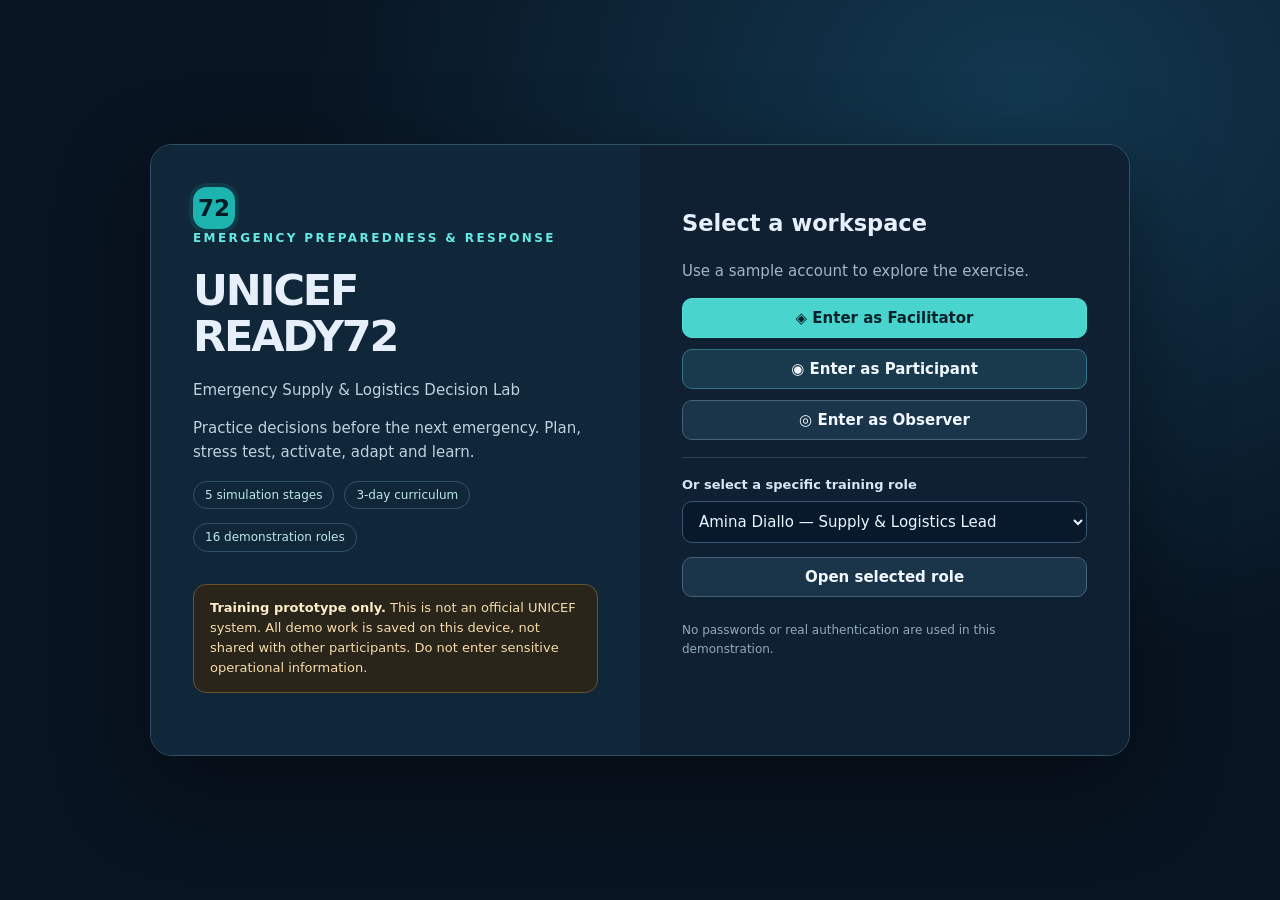
<file: index.html>
<!doctype html>
<html lang="en"><head><meta charset="UTF-8"/><meta name="viewport" content="width=device-width, initial-scale=1.0"/>
<meta name="theme-color" content="#07111f"/><meta name="description" content="READY72 emergency supply and logistics simulation training prototype"/>
<title>EPR-Simex | UNICEF READY72</title>
<style>*{box-sizing:border-box}html{scroll-behavior:smooth}body{margin:0;background:#07111f;color:#e6effa;font:15px/1.55 system-ui,-apple-system,Segoe UI,Roboto,sans-serif}button,input,select,textarea{font:inherit}button{cursor:pointer}button:disabled{opacity:.4;cursor:not-allowed}a{color:#65e2df}a:hover{text-decoration:underline}.app-shell{min-height:100vh}.topbar{min-height:76px;display:flex;align-items:center;gap:16px;justify-content:space-between;padding:14px 30px;background:#0a1727;border-bottom:1px solid #25384f;position:sticky;top:0;z-index:10}.brand{display:flex;gap:12px;align-items:center}.logo{width:42px;height:42px;border-radius:14px;background:#1db4b0;display:grid;place-items:center;color:#031c27;font-size:23px;font-weight:900;box-shadow:0 0 0 4px #14b8b81f}.brand strong{display:block;font-size:17px;letter-spacing:.02em}.brand small{display:block;color:#a8bdce;font-size:12px}.userline{display:flex;align-items:center;gap:14px}.userline small{display:block;color:#9db2c4}.layout{max-width:1500px;margin:0 auto;padding:24px;display:grid;grid-template-columns:238px minmax(0,1fr);gap:24px}.sidebar{align-self:start;position:sticky;top:102px;background:#0c1c2e;border:1px solid #24405b;border-radius:17px;padding:12px}.nav{border:0;width:100%;display:flex;align-items:center;gap:10px;text-align:left;color:#c2d0e0;background:transparent;border-radius:11px;padding:11px 12px;margin:2px 0}.nav.active{color:#09202b;background:#51d6d0;font-weight:750}.nav:hover:not(.active){background:#1b3047}.nav-icon{font-size:17px;width:22px;text-align:center}.main{min-width:0}.pagehead{display:flex;align-items:start;justify-content:space-between;gap:15px;margin-bottom:23px}.pagehead h1{font-size:clamp(25px,3vw,35px);line-height:1.2;margin:0 0 8px;letter-spacing:-.03em}.pagehead p{color:#9fb7cb;margin:0}.tag{display:inline-flex;gap:6px;align-items:center;border:1px solid #31536b;background:#102739;border-radius:999px;padding:4px 11px;color:#bde6e6;font-size:12px}.tag.good{background:#103a38;border-color:#288b75;color:#a1ffdb}.tag.warn{background:#3a2919;border-color:#936a2d;color:#ffdea9}.tag.danger{background:#3e202b;border-color:#944158;color:#ffd4de}.alert{padding:13px 16px;border-radius:13px;background:#29251b;border:1px solid #66542b;color:#f8dbab;font-size:13px;margin-bottom:20px}.alert strong{color:#ffecc9}.panel{background:#0f2033;border:1px solid #284258;border-radius:16px;box-shadow:0 6px 28px #0002;padding:23px;margin-bottom:19px}.panel h2{margin:0 0 15px;font-size:19px;letter-spacing:-.015em}.panel h3{font-size:16px;margin:17px 0 8px}.panel p{color:#b8c9dc}.panel p:last-child{margin-bottom:0}.grid{display:grid;gap:16px}.grid.cols2{grid-template-columns:repeat(2,minmax(0,1fr))}.grid.cols3{grid-template-columns:repeat(3,minmax(0,1fr))}.grid.cols4{grid-template-columns:repeat(4,minmax(0,1fr))}.two-pane{display:grid;grid-template-columns:minmax(0,1.5fr) minmax(260px,1fr);gap:19px}.metric{background:#10273b;border:1px solid #27495b;border-radius:13px;padding:17px}.metric .value{font-size:22px;font-weight:760;color:#7debe1;overflow-wrap:anywhere;line-height:1.2}.metric small{color:#9db4c6;font-size:12px;display:block;margin-top:8px}.btn{border:1px solid #476177;background:#1a344a;color:#f1f8ff;border-radius:10px;padding:10px 15px;font-weight:680;line-height:1.2;display:inline-flex;align-items:center;gap:7px;justify-content:center;min-height:40px}.btn:hover{filter:brightness(1.15)}.btn.primary{border-color:#53ddd5;background:#49d4ce;color:#06222b}.btn.secondary{background:#183a4c;border-color:#33748c}.btn.success{background:#268c70;color:white;border-color:#3fa78c}.btn.danger{border-color:#9c4c5d;color:#ffd9e3;background:#441e2d}.btn.tiny{font-size:12px;padding:6px 9px;min-height:31px}.btn.full{width:100%}.actions{display:flex;flex-wrap:wrap;gap:10px;margin-top:15px}.muted{color:#a3b5ca}.small{font-size:13px}.fine{font-size:12px;color:#91aabe}.divider{border:0;border-top:1px solid #294359;margin:17px 0}.field{margin-bottom:14px}.field label{display:block;font-weight:630;color:#d7e6f3;margin-bottom:6px;font-size:13px}.field input,.field textarea,.field select,select.control{width:100%;border:1px solid #385872;background:#07192b;color:#eaf6ff;padding:10px 12px;border-radius:10px;outline:none}.field textarea{min-height:110px;resize:vertical}.field input:focus,.field textarea:focus,.field select:focus{border-color:#48d7d1;box-shadow:0 0 0 2px #4bd9d128}.vstack>*+*{margin-top:11px}.choice{display:flex;align-items:center;justify-content:space-between;gap:16px;border:1px solid #314d63;background:#102a3f;padding:14px;border-radius:12px;margin-bottom:11px}.choice strong{display:block}.choice small{color:#acc2d4}.choice .btn{flex-shrink:0}.step{display:flex;gap:12px;padding:12px;border:1px solid #29485e;border-radius:12px;margin-bottom:9px;align-items:flex-start}.stepnum{flex-shrink:0;display:grid;place-items:center;width:28px;height:28px;border-radius:9px;color:#03252d;background:#54ddd5;font-weight:800}.tabs{display:flex;flex-wrap:wrap;gap:9px;margin-bottom:18px}.tabs .btn.selected{background:#49d4ce;color:#092027;border-color:#49d4ce}.timeline{display:flex;flex-wrap:wrap;gap:10px;margin:12px 0}.timeline .btn{min-width:120px}.list-plain{padding-left:21px;color:#bbcadb}.list-plain li{margin-bottom:9px}.rolebox{background:#10293c;border-left:3px solid #49d4ce;border-radius:0 9px 9px 0;padding:13px}.notice{background:#163046;border-radius:12px;padding:15px;color:#bce0ea;border:1px solid #315d73}.empty{border:1px dashed #496077;border-radius:12px;padding:22px;text-align:center;color:#91aabd}.cardline{padding:13px 0;border-bottom:1px solid #284259}.cardline:last-child{border:0}.status-dot{display:inline-block;width:8px;height:8px;border-radius:50%;background:#74d7ca;margin-right:8px}.login{min-height:100vh;display:grid;place-items:center;padding:30px;background:radial-gradient(ellipse at 80% 10%,#123850 0,transparent 50%),#081421}.login-grid{max-width:980px;width:100%;display:grid;grid-template-columns:1fr 1fr;gap:0;border:1px solid #315167;border-radius:22px;overflow:hidden;box-shadow:0 30px 90px #0006}.login-intro{padding:42px;background:#10273a}.login-actions{padding:42px;background:#0e2031}.login h1{font-size:43px;line-height:1.06;letter-spacing:-.05em;margin:20px 0}.login-intro p{color:#c0d1df}.login .kicker{font-size:12px;letter-spacing:.2em;font-weight:700;color:#66e9e4}.pillrow{display:flex;gap:10px;flex-wrap:wrap}.pillrow .tag{margin:2px 0}.slide{background:linear-gradient(130deg,#102c44,#0c1c30);border:1px solid #3c6975;border-radius:18px;padding:40px;min-height:390px}.slide h2{font-size:32px;margin:17px 0 24px}.slide ul{padding-left:24px}.slide li{font-size:18px;line-height:1.6;padding:5px}.slide small{letter-spacing:.15em;color:#65e2df}.slide-notes{border:1px solid #76608b;background:#30233a;border-radius:12px;padding:15px;margin-top:15px}.doc-row{display:flex;gap:12px;justify-content:space-between;align-items:center;border:1px solid #2b465d;padding:14px;border-radius:13px;margin-bottom:10px}.doc-row small{display:block;color:#8da9be;margin-top:3px}.pill{font-size:12px;background:#1f3a50;color:#d1f4ed;padding:3px 8px;border-radius:8px}.footer{text-align:center;font-size:12px;color:#88a3bb;padding:20px}.statusline{min-height:22px;color:#8bebd4;margin-bottom:10px}.toast{position:fixed;right:20px;bottom:18px;background:#0e413f;border:1px solid #4bd8cb;color:#dcfffa;padding:12px 18px;border-radius:12px;z-index:30;box-shadow:0 12px 44px #0008;max-width:420px}.hidden{display:none!important}pre{white-space:pre-wrap;word-break:break-word}button:focus-visible,a:focus-visible{outline:2px solid #82ffec;outline-offset:3px}@media(max-width:1000px){.layout{grid-template-columns:195px 1fr;padding:17px;gap:16px}.grid.cols4{grid-template-columns:repeat(2,1fr)}.two-pane{grid-template-columns:1fr}}@media(max-width:720px){.topbar{padding:12px 15px;position:static}.userline{gap:6px}.userline small{display:none}.layout{display:block;padding:12px}.sidebar{position:static;display:flex;gap:4px;overflow-x:auto;margin-bottom:16px;padding:8px}.nav{white-space:nowrap;width:auto;padding:10px}.panel{padding:16px}.pagehead{display:block}.grid.cols2,.grid.cols3,.grid.cols4,.login-grid{grid-template-columns:1fr}.login-intro,.login-actions{padding:27px}.login h1{font-size:34px}.slide{min-height:0;padding:24px}.slide h2{font-size:25px}.slide li{font-size:16px}.choice{display:block}.choice .btn{margin-top:10px}.brand small{max-width:170px}.btn{font-size:13px}.doc-row{flex-wrap:wrap}}</style></head><body>
<div id="app"><div class="login"><div class="panel" style="max-width:630px"><h1>UNICEF READY72</h1><p>Preparing the Emergency Supply &amp; Logistics Decision Lab.</p><p>If the app does not open, check your browser JavaScript settings. No external downloads are required.</p></div></div></div>
<div id="toast" class="toast hidden" role="status" aria-live="polite"></div>
<script>// READY72 static training demo. No external services, real credentials, or shared database.
const DATA={"refs":{"emergency":{"title":"UNICEF Emergency Procedures","url":"https://unicef.sharepoint.com/sites/portals/RF/Regulatory%20Framework%20Library/116943_Emergency%20Procedures%20-FINAL%2029Nov.pdf"},"frr":{"title":"UNICEF Financial Regulations and Rules","url":"https://sites.unicef.org/about/execboard/files/2011-ABL8_Regulations_and_Rules-ODS-English.pdf"},"preparedness":{"title":"Guidance on Emergency Preparedness and Response","url":"https://unicef.sharepoint.com/sites/SD/SitePages/Supply-Procedures-and-Guidance-Notes.aspx"},"planning":{"title":"Procedure on Supply Strategy and Planning","url":"https://unicef.sharepoint.com/sites/portals/RF/Regulatory%20Framework%20Library/117351_UNICEF%20Procedure%20on%20Supply%20Strategy%20and%20Planning_v01.pdf"},"sourcing":{"title":"Procedure on Sourcing and Solicitation","url":"https://unicef.sharepoint.com/sites/portals/RF/_layouts/15/viewer.aspx?sourcedoc=%7b6403a4a6-625d-4f57-8c00-086dcf56dc8a%7d"},"contracts":{"title":"Procedure on Contractual Instruments","url":"https://unicef.sharepoint.com/sites/portals/RF/_layouts/15/viewer.aspx?sourcedoc=%7b90ecdbec-8544-4ce3-9b1f-a398db23c526%7d"},"warehouse":{"title":"Procedure on Warehouse and Inventory Management","url":"https://unicef.sharepoint.com/sites/portals/RF/Regulatory%20Framework%20Library/117346_UNICEF%20Procedure%20on%20Warehouse%20and%20Inventory%20Management.pdf"},"transport":{"title":"Procedure on Transportation","url":"https://unicef.sharepoint.com/sites/portals/RF/Regulatory%20Framework%20Library/117349_UNICEF%20Procedure%20on%20Transportation_v01.pdf"},"library":{"title":"Supply Procedures and Guidance Notes","url":"https://unicef.sharepoint.com/sites/SD/SitePages/Supply-Procedures-and-Guidance-Notes.aspx"}},"seedUsers":[{"id":1,"name":"Amina Diallo","email":"amina@unicef.org","profile":"Participant","role":"Supply & Logistics Lead","group":"Kalo CO"},{"id":2,"name":"Jonas Meyer","email":"jonas@unicef.org","profile":"Participant","role":"Programme Lead","group":"Kalo CO"},{"id":3,"name":"Maya Chen","email":"maya@unicef.org","profile":"Participant","role":"Emergency Focal Point","group":"Kalo CO"},{"id":4,"name":"Daniel Okoro","email":"daniel@unicef.org","profile":"Participant","role":"Procurement Lead","group":"Kalo CO"},{"id":5,"name":"Sara Haddad","email":"sara@unicef.org","profile":"Participant","role":"Buyer","group":"Kalo CO"},{"id":6,"name":"Noah Mensah","email":"noah@unicef.org","profile":"Participant","role":"Logistics & Customs","group":"Kalo CO"},{"id":7,"name":"Leila Osman","email":"leila@unicef.org","profile":"Participant","role":"Warehouse & Inventory","group":"Kalo CO"},{"id":8,"name":"Peter Larsen","email":"peter@unicef.org","profile":"Participant","role":"Operations / Finance","group":"Kalo CO"},{"id":9,"name":"Nadia Costa","email":"nadia@unicef.org","profile":"Participant","role":"Management","group":"Kalo CO"},{"id":10,"name":"Omar Rahman","email":"omar@unicef.org","profile":"Participant","role":"Partnerships / Monitoring","group":"Kalo CO"},{"id":11,"name":"RO Support","email":"ro@unicef.org","profile":"Participant","role":"Regional Office","group":"Support Cell"},{"id":12,"name":"SD ECC","email":"ecc@unicef.org","profile":"Participant","role":"Supply Division / ECC","group":"Support Cell"},{"id":13,"name":"Customs Actor","email":"customs@simex.org","profile":"Participant","role":"Government / Customs","group":"Support Cell"},{"id":14,"name":"Partner Actor","email":"partner@simex.org","profile":"Participant","role":"Partner / UN / Market","group":"Support Cell"},{"id":15,"name":"Lead Facilitator","email":"facilitator@unicef.org","profile":"Facilitator","role":"Exercise Director","group":"Exercise Control"},{"id":16,"name":"Observer","email":"observer@unicef.org","profile":"Facilitator","role":"Lead Observer","group":"Exercise Control"}],"stages":[{"id":1,"day":1,"code":"T-30","title":"PREPARE","mins":75,"goal":"Build the Strategy, Supply Plan and preparedness baseline","output":"Draft Emergency S&L Strategy, first-wave Supply Plan and preparedness action list"},{"id":2,"day":2,"code":"T-7","title":"STRESS TEST","mins":70,"goal":"Test whether assumed capacity actually works","output":"Confirmed/conditional/unavailable capacity map and revised plans"},{"id":3,"day":2,"code":"H0","title":"ACTIVATE","mins":60,"goal":"Commit to an executable first 72-hour response","output":"72-hour operational commitment with owners, risks and escalation"},{"id":4,"day":3,"code":"H24","title":"ADAPT","mins":90,"goal":"Use emergency measures and external support correctly","output":"Referenced decision log, support requests and revised commitment"},{"id":5,"day":3,"code":"H72","title":"LEARN","mins":60,"goal":"Convert response evidence into preparedness improvement","output":"AAR and 30/60/90-day improvement plan"}],"missionData":{"1":{"scenario":"Flood and cholera risks may affect 250,000 people within one month. The EPP scenario exists, but the Supply Plan and Emergency Supply & Logistics Strategy have not been tested.","tasks":["Programme and Emergency define who, where, intervention and when.","Supply translates the response into goods, services, quantities and delivery dates.","Procurement and Logistics test stocks, LTAs, markets, routes, customs, storage, partners, funding and staffing.","Management confirms priorities, owners, deadlines and escalation triggers."],"refs":["preparedness","planning"]},"2":{"scenario":"New facts challenge readiness: the main LTA supplier can provide 35%; permits may take seven working days; warehouse capacity is 40% lower; the target population may rise to 90,000.","tasks":["Share private facts across functions.","Mark every assumed capacity CONFIRMED, CONDITIONAL or UNAVAILABLE.","Revise the Strategy and Supply Plan.","Engage Government, partners, RO or SD before impact where needed."],"refs":["planning","transport","warehouse"]},"3":{"scenario":"The emergency occurs and is worse than forecast. Roads are cut, information is incomplete and leadership asks: What can UNICEF deliver in the next 72 hours?","tasks":["Prioritize population, locations and interventions.","Commit only quantities that can be delivered, not merely purchased.","Confirm source, route, customs, receipt, storage and distribution.","Escalate unresolved constraints with owner and latest decision time."],"refs":["emergency","preparedness"]},"4":{"scenario":"A local vendor can deliver urgently; regular competition may delay supply; connectivity is unstable; a verbal offer is received; one commodity may require LPA; freight funding and customs readiness are unresolved.","tasks":["Classify each issue: regular rule, preparedness action or emergency flexibility.","For each flexibility identify conditions, authority, what changes, what remains and required evidence.","Consult the linked procedure and cite it in the decision log.","Request precise RO, SD/ECC, Government or partner support and revise the 72-hour commitment."],"refs":["frr","sourcing","contracts","library"]},"5":{"scenario":"The first 72 hours are complete. Some actions worked; others caused delay. Identify which response decisions should have been completed in preparedness.","tasks":["Classify each bottleneck by root cause.","Identify the preparedness decision that would have prevented it.","Update the Strategy and Supply Plan.","Agree 30/60/90-day actions with owner, deadline and evidence."],"refs":["preparedness","emergency","library"]}},"dayPlan":[{"day":1,"title":"Understand and build","objective":"Create common understanding of preparedness, roles and core products, then build the baseline.","sessions":[{"time":"09:00","type":"Presentation","title":"Why READY72: from risk to standing capacity","mins":30,"say":"Preparedness is not how much stock appears in a report. It is UNICEF's tested ability to release, source, move, receive and account for the response when required.","outcome":"Participants understand the readiness chain and the three time horizons."},{"time":"09:30","type":"Presentation","title":"EPP, CCCs and the emergency supply architecture","mins":45,"say":"Programme defines the anticipated response. Supply and Logistics make that response operationally feasible. The Strategy and Supply Plan connect these two responsibilities.","outcome":"Participants distinguish programme response assumptions, Supply Plan and S&L Strategy."},{"time":"10:30","type":"Workshop","title":"Roles and support map","mins":45,"say":"A Country Office must know what it owns, what it coordinates with Government and partners, and when it needs RO, SD or HQ support.","outcome":"Role map and escalation routes agreed."},{"time":"11:30","type":"SIMEX","title":"Stage 1 — PREPARE","mins":75,"say":"Build a realistic baseline. Do not wait for perfect information; state assumptions and their verification deadlines.","outcome":"Draft Strategy, Supply Plan and preparedness action list."},{"time":"14:00","type":"Debrief","title":"From inventory to standing capacity","mins":45,"say":"What appeared ready but was not tested? Which decisions still depend on Government, partners or support functions?","outcome":"Baseline gaps and learning captured."},{"time":"15:00","type":"Presentation","title":"How procedures work across regular, preparedness and response situations","mins":60,"say":"Emergency measures are specific flexibilities, not a separate control-free procurement system.","outcome":"Participants can classify regular controls, preparedness actions and response flexibilities."}]},{"day":2,"title":"Test and activate","objective":"Stress-test the plan, confront false readiness and produce an executable 72-hour response.","sessions":[{"time":"09:00","type":"Presentation","title":"Supply Plan and Strategy quality clinic","mins":40,"say":"A plan is only useful if quantities, time, locations, source options and logistics assumptions are explicit and testable.","outcome":"Teams improve previous-day products."},{"time":"09:45","type":"SIMEX","title":"Stage 2 — STRESS TEST","mins":70,"say":"Each role holds only part of the truth. Share information and test every capacity claim.","outcome":"Tested capacity map and revised plans."},{"time":"11:15","type":"Debrief","title":"What failed before the emergency?","mins":35,"say":"Did the weakness come from market capacity, planning, roles, coordination, systems or an untested assumption?","outcome":"Root causes distinguished from symptoms."},{"time":"13:00","type":"Presentation","title":"First 72 hours and no-regrets decision-making","mins":45,"say":"No-regrets supports action against reasonably anticipated needs; it does not itself waive funding, authority or procurement requirements.","outcome":"Participants understand first-wave logic and boundaries."},{"time":"14:00","type":"SIMEX","title":"Stage 3 — ACTIVATE","mins":60,"say":"Answer what UNICEF can deliver, not what UNICEF wants to procure.","outcome":"72-hour operational commitment."},{"time":"15:15","type":"Debrief","title":"Executable versus aspirational response","mins":45,"say":"Trace each commitment from source to delivery and identify unsupported assumptions.","outcome":"Commitment corrected and escalation needs defined."}]},{"day":3,"title":"Adapt and institutionalize","objective":"Apply emergency measures, activate support and turn evidence into improvements.","sessions":[{"time":"09:00","type":"Presentation","title":"Emergency procurement decision navigator","mins":55,"say":"For every flexibility answer five questions: when can it be used, what changes, what remains, who decides and what is documented?","outcome":"Participants can navigate FRR and Supply Procedures under time pressure."},{"time":"10:00","type":"SIMEX","title":"Stage 4 — ADAPT","mins":90,"say":"Use procedures as tools. Make targeted support requests and preserve authority, funding and documentation.","outcome":"Decision log, support record and revised commitment."},{"time":"11:45","type":"Debrief","title":"Policy, operations and consequences","mins":45,"say":"Which flexibility was correctly used? Which control protected UNICEF? Which delayed action was actually a preparedness failure?","outcome":"Procedural learning consolidated."},{"time":"13:30","type":"SIMEX","title":"Stage 5 — LEARN","mins":60,"say":"Reverse the response. Identify what should have been decided at T-30 or T-7.","outcome":"AAR and 30/60/90-day plan."},{"time":"14:45","type":"Presentation","title":"Capability evidence and sustaining readiness","mins":40,"say":"An action is complete only when the office can show evidence that the arrangement works.","outcome":"Evidence requirements and follow-up governance agreed."},{"time":"15:30","type":"Closing","title":"Management commitments","mins":30,"say":"Select 3–5 improvements with named owners and review dates. Do not leave with a long unowned list.","outcome":"Priority commitments approved."}]}],"deckContent":{"Why READY72: from risk to standing capacity":[{"title":"From preparedness activity to response capability","body":["Preparedness is the tested ability to deliver the anticipated response when required.","Stock, LTAs and warehouses are inputs; they are not readiness until availability, release, movement and accountability are verified.","READY72 tests the chain before an emergency removes options."],"note":"Open with the practical question: If the emergency started tomorrow morning, what decision would we regret not making today? Do not start with procedures."},{"title":"The readiness chain","body":["Risk and scenario → anticipated programme response","Requirements → Supply Plan + Emergency S&L Strategy","Standing capacity → gaps → preparedness actions","Test → activate → adapt → learn"],"note":"Explain that the exercise follows this exact chain. Programme defines the intended response; Supply & Logistics makes it executable."},{"title":"Three time horizons","body":["0–72 hours: what can actually be released and delivered now?","Days 3–14: what can be replenished, sourced and moved?",">14 days: what capacity must be established or scaled?"],"note":"A large pipeline arriving later does not solve a first-wave gap."},{"title":"Evidence, not confidence","body":["CONFIRMED: verified and usable in the required period","CONDITIONAL: available only if a dependency is resolved","GAP: not available at the required time","NOT TESTED: assumed but not yet verified"],"note":"Example: an LTA exists, but the supplier has not confirmed surge quantity. That capacity is not Confirmed."}],"EPP, CCCs and the emergency supply architecture":[{"title":"Start with the anticipated response","body":["EPP risk analysis and scenarios frame what may happen.","CCCs and programme priorities frame what UNICEF intends to deliver.","Supply & Logistics translates that intent into requirements, sourcing and delivery capacity."],"note":"Do not present Supply planning as an isolated logistics exercise."},{"title":"Two complementary products","body":["Supply Plan: what is needed, how much, when, where and likely source.","Emergency S&L Strategy: how the end-to-end supply chain will make the response feasible.","Both evolve as the scenario, needs and operating environment change."],"note":"Ask the room to explain the difference before correcting."},{"title":"One operating system","body":["Country Office owns preparedness and response delivery.","Government and partners are part of the operating environment.","RO, Supply Division/ECC and HQ complement CO capacity when needs exceed local capability."],"note":"'Please support urgently' is not an actionable escalation."},{"title":"Preparedness decision","body":["What must be decided before impact?","What must be tested rather than assumed?","What requires Government or partner engagement now?","What support should be pre-arranged with RO/SD/HQ?"],"note":"Transition into the Roles and Support Map workshop."}],"Roles and support map":[{"title":"Build the response around decisions","body":["Who defines the requirement?","Who provides technical and market input?","Who holds authority and funding?","Who plans movement, receipt, storage and delivery?","Who must be engaged outside the CO?"],"note":"The objective is to expose critical hand-offs, not create a static RACI."},{"title":"Country Office roles","body":["Programme/Emergency: response assumptions, priorities and requirements.","Supply/Procurement: feasibility, sourcing, procurement route and contracting.","Logistics/Warehouse: route, customs, receipt, storage, handover and inventory.","Operations/Management: authority, funding, prioritization and risk decisions."],"note":"Assign exercise roles at this point."},{"title":"Support architecture","body":["Government: access, permits, national capacity and regulatory readiness.","Partners/UN: distribution, shared services and complementary capacity.","RO: assurance, coordination, surge and escalation.","Supply Division/ECC/HQ: global sourcing, technical centres, emergency stock and specialized support."],"note":"Ask each role to name one support relationship that should exist before an emergency."},{"title":"Workshop output","body":["Decision/issue","Primary owner","Who must be consulted","Escalation trigger","Support actor","Latest useful decision time"],"note":"Participants create a working map, not just discuss it."}],"How procedures work across regular, preparedness and response situations":[{"title":"One regulatory framework, different operating conditions","body":["Regular procedures remain the baseline.","Preparedness uses the regular framework early to reduce response-time constraints.","Emergency response may activate specific, authorized flexibilities where their conditions are met."],"note":"An emergency is not a separate control-free procurement system."},{"title":"Preparedness removes avoidable delay","body":["Validate requirements and technical capacity.","Assess markets and LTA surge capacity.","Resolve likely LPA needs.","Prepare customs, warehousing, transport and partner capacity.","Clarify authority, funding and support arrangements."],"note":"Which emergency problems are actually failures to use normal procedures early enough?"},{"title":"Emergency flexibility test","body":["When can it be used?","What exactly changes?","What remains mandatory?","Who decides or approves?","What must be documented?"],"note":"This test becomes the Decision Navigator logic on Day 3."},{"title":"Controls that do not disappear","body":["Delegated authority and availability of funds","Vendor eligibility and due diligence","Applicable review and approval requirements","Documented procurement/contracting basis","Accountability for receipt and inventory"],"note":"Use the FRR as the control anchor, then show where Supply procedures provide the operational rule."}],"Supply Plan and Strategy quality clinic":[{"title":"A plan must be testable","body":["Quantity without timing hides readiness gaps.","Source without confirmed capacity is an assumption.","Delivery date without route/customs/receipt readiness is aspirational.","Every critical assumption needs an owner and verification deadline."],"note":"Use Day 1 products as examples."},{"title":"Supply Plan quality check","body":["Requirement and programme purpose","Quantity and required delivery date","Location and delivery point","Specification and technical/LPA needs","Source options and lead time","Funding and owner"],"note":"Give participants five minutes to find what is missing in their own plan."},{"title":"Strategy quality check","body":["Sourcing and market capacity","Transport corridors, entry points and customs","Warehousing, cold chain and distribution","People, systems and information","Government/partner coordination","Risks, triggers and support arrangements"],"note":"The Strategy explains how the Supply Plan will be made executable."},{"title":"Stress-test question","body":["Is it available?","Can UNICEF access/release it?","Can it move in time?","Can it clear and be received?","Can it be stored, distributed and accounted for?"],"note":"Tell participants that different roles will now receive different facts."}],"First 72 hours and no-regrets decision-making":[{"title":"The first-wave question","body":["Ask: What can UNICEF deliver in the next 72 hours?","Do not ask only: What can UNICEF order?","Commitments must connect source to final delivery readiness."],"note":"Central learning message before ACTIVATE."},{"title":"No-regrets in operational terms","body":["Plan and mobilize against the reasonably anticipated scale of the response, not only confirmed needs.","Accept that some mobilized capacity may later prove unnecessary.","No-regrets does not itself change authority, funding or procurement requirements."],"note":"Keep no-regrets separate from procurement exceptions such as FRR Rule 112.30(c)."},{"title":"Build an executable 72-hour commitment","body":["Population / intervention / location","Requirement and quantity","Available source","Route and customs","Receipt/storage/distribution","Owner, risk and escalation"],"note":"Smaller but executable beats ambitious but unsupported."},{"title":"Escalate decisions, not problems","body":["What is blocked?","What exact decision/capacity is required?","Why can the CO not resolve it?","By when is support still useful?","What happens if it is delayed?"],"note":"Use this structure for RO/SD/Government support requests."}],"Emergency procurement decision navigator":[{"title":"Do not memorize 34 procedures","body":["Start from the operational decision.","Navigate to the controlling procedure.","Apply the five-question flexibility test.","Record the authority and evidence in the decision log."],"note":"The goal is confident navigation, not closed-book recall."},{"title":"FRR Rule 112.30(c)","body":["Emergency situations or exigencies may justify departure from regular competition when delay cannot be accommodated.","The reasons must be recorded in writing.","The rule concerns competition; it does not waive funding, authority or contracting requirements."],"note":"Challenge 'emergency = direct contract'. Require the actual basis."},{"title":"Typical emergency decisions","body":["Competition / single-source solicitation","Solicitation period and exceptional verbal offers","Vendor registration and due diligence","CRC review","Contractual instrument and LTA","Transport / customs / warehouse readiness"],"note":"The exact answer remains in the source procedure."},{"title":"Decision record","body":["Decision","Why / evidence","Authority / reference","Approver / reviewer","Owner and deadline","Operational consequence / residual risk"],"note":"Participants must cite procedures in their decision log during ADAPT."}],"Capability evidence and sustaining readiness":[{"title":"Evidence changes the conversation","body":["Do not ask: Are we ready?","Ask: What evidence shows this arrangement works?","Confirmed capacity requires verification, ownership and a current date."],"note":"Use evidence captured in the simulation."},{"title":"Classify what happened","body":["Capability demonstrated","Knowledge gap","Preparedness/planning gap","Coordination or role gap","System/data gap","Market/capacity gap"],"note":"Organizational learning, not individual performance scoring."},{"title":"From finding to action","body":["Gap","Corrective action","Owner","Deadline","Evidence of completion","Re-test date"],"note":"Evidence must be concrete: signed protocol, vendor confirmation, tested route, approved plan."},{"title":"Sustain readiness","body":["30 days: close urgent gaps","60 days: test arrangements","90 days: demonstrate sustained readiness","Feed lessons back into EPP, Strategy and Supply Plan"],"note":"Transition to management commitments."}],"Management commitments":[{"title":"Close with choices, not a long list","body":["Select 3–5 priority improvements.","Name one accountable owner for each.","Set a review date.","Define the evidence that will prove readiness."],"note":"Do not allow every recommendation to be called a priority."},{"title":"What READY72 should leave behind","body":["Updated Emergency S&L Strategy","Tested Supply Plan","Standing-capacity evidence","Decision/support logs","AAR","30/60/90-day improvement plan"],"note":"Exercise products become preparedness inputs after the training."},{"title":"Final question","body":["What decision will UNICEF make now, while options still exist, rather than during the next emergency?"],"note":"End with owners and dates visibly confirmed."}]}};
const $=id=>document.getElementById(id);
const e=v=>String(v??'').replace(/[&<>"']/g,c=>({'&':'&amp;','<':'&lt;','>':'&gt;','"':'&quot;',"'":'&#39;'}[c]));
const SKEY='epr-simex-ready72-static-v1';
const defaultState=()=>({users:structuredClone(DATA.seedUsers),groups:['Kalo CO','Support Cell','Exercise Control'],scenarios:DATA.stages.map(s=>({id:s.id,name:s.code+' · '+s.title,stage:s.id,status:s.id===1?'Active':'Draft',summary:DATA.missionData[s.id].scenario,tasks:[...DATA.missionData[s.id].tasks],refs:[...DATA.missionData[s.id].refs]})),released:[1],tasks:DATA.stages.map((s,i)=>({id:i+1,title:s.title+' stage output',stage:s.id,owner:i<2?1:i<4?4:3,status:i===0?'In progress':'Locked',due:'Day '+s.day,group:'Kalo CO'})),outputs:{},feedback:{},messages:[{id:1,from:15,to:'Kalo CO',subject:'Welcome to READY72',body:'Review your role and only the current released stage. Use the messaging tool to record decisions and escalation needs.',time:'08:45'}],docs:[]});
let state;try{state=JSON.parse(localStorage.getItem(SKEY))||defaultState();if(!Array.isArray(state.users)||!Array.isArray(state.scenarios))state=defaultState();}catch{state=defaultState()}
let userId=null,screen='home',stageId=1,day=1,scenarioId=1,sessionIndex=null,slideIndex=0,showNotes=false,reviewKey='',toastTimer=null;
const user=()=>state.users.find(u=>u.id===userId)||null;
const isFac=()=>user()?.profile==='Facilitator';
const isObserver=()=>user()?.role==='Lead Observer';
function save(){try{localStorage.setItem(SKEY,JSON.stringify(state));}catch(err){notify('Browser storage is full. Export a backup or remove large uploads.');}}
function notify(msg){const el=$('toast');el.textContent=msg;el.classList.remove('hidden');clearTimeout(toastTimer);toastTimer=setTimeout(()=>el.classList.add('hidden'),4200)}
const btn=(label,action,attrs='',style='')=>`<button type="button" class="btn ${style}" data-action="${action}" ${attrs}>${label}</button>`;
const card=(title,body)=>`<section class="panel"><h2>${title}</h2>${body}</section>`;
const heading=(title,subtitle,extra='')=>`<header class="pagehead"><div><h1>${title}</h1><p>${subtitle}</p></div>${extra}</header>`;
const status=s=>`<span class="tag ${s==='Accepted'||s==='Complete'||s==='Submitted'?'good':s==='Locked'||s==='Draft'?'warn':s==='Returned for revision'?'danger':''}">${e(s||'Draft')}</span>`;
const hasAccess=id=>isFac()||isObserver()||state.released.includes(Number(id));
function render(){const root=$('app');try{root.innerHTML=!user()?login():shell();}catch(err){console.error('READY72 render error',err);root.innerHTML=`<div class="login"><section class="panel" style="max-width:700px"><h1>READY72 could not open this workspace</h1><p>${e(err.message)}</p><p>Try resetting the local demo data. This does not change anything on GitHub.</p>${btn('Reset local demo','reset','', 'danger')}</section></div>`}}
function login(){return `<div class="login"><div class="login-grid"><div class="login-intro"><div class="logo">72</div><div class="kicker">EMERGENCY PREPAREDNESS & RESPONSE</div><h1>UNICEF<br>READY72</h1><p>Emergency Supply & Logistics Decision Lab</p><p>Practice decisions before the next emergency. Plan, stress test, activate, adapt and learn.</p><div class="pillrow"><span class="tag">5 simulation stages</span><span class="tag">3-day curriculum</span><span class="tag">16 demonstration roles</span></div><div class="alert" style="margin-top:30px"><strong>Training prototype only.</strong> This is not an official UNICEF system. All demo work is saved on this device, not shared with other participants. Do not enter sensitive operational information.</div></div><div class="login-actions"><h2>Select a workspace</h2><p class="muted">Use a sample account to explore the exercise.</p><div class="vstack">${btn('◈ Enter as Facilitator','enter','data-role="fac"','primary full')}${btn('◉ Enter as Participant','enter','data-role="participant"','secondary full')}${btn('◎ Enter as Observer','enter','data-role="observer"','full')}</div><hr class="divider"><div class="field"><label for="choose-user">Or select a specific training role</label><select id="choose-user">${state.users.map(u=>`<option value="${u.id}">${e(u.name)} — ${e(u.role)}</option>`).join('')}</select></div>${btn('Open selected role','enter-selected','','full')}<p class="fine" style="margin-top:24px">No passwords or real authentication are used in this demonstration.</p></div></div></div>`}
const navigation=[['home','⌂','Home'],['exercise','◈','Run exercise'],['tasks','✓','My tasks'],['messages','✉','Messages'],['docs','▣','Documents'],['refs','⌕','Decision Navigator']];
const facNavigation=[['home','⌂','Home'],['control','◎','Exercise control'],['groups','♙','Groups & roles'],['scenarios','◇','Scenario builder'],['curriculum','▤','3-day curriculum'],['exercise','◈','Run exercise'],['reviews','▣','Review submissions'],['messages','✉','Messages'],['docs','▣','Documents'],['refs','⌕','Decision Navigator']];
function shell(){const u=user(),nav=isFac()?facNavigation:(isObserver()?[['home','⌂','Home'],['exercise','◈','Observe exercise'],['reviews','▣','View submissions'],['messages','✉','Messages'],['docs','▣','Documents'],['refs','⌕','Decision Navigator']]:navigation);let section='';
if(screen==='home')section=home();else if(screen==='control'&&isFac())section=control();else if(screen==='groups'&&isFac())section=groups();else if(screen==='scenarios'&&isFac())section=scenarios();else if(screen==='curriculum'&&isFac())section=curriculum();else if(screen==='exercise')section=exercise();else if(screen==='reviews'&&(isFac()||isObserver()))section=reviews();else if(screen==='tasks')section=tasks();else if(screen==='messages')section=messages();else if(screen==='docs')section=docs();else if(screen==='refs')section=references();else section=home();
return `<div class="app-shell"><header class="topbar"><div class="brand"><div class="logo">72</div><div><strong>UNICEF READY72</strong><small>Emergency Supply & Logistics Decision Lab</small></div></div><div class="userline"><div><b>${e(u.name)}</b><small>${e(u.role)} · ${e(u.group)}</small></div>${btn('Sign out','logout','','tiny')}</div></header><div class="layout"><aside class="sidebar">${nav.map(([name,ic,title])=>`<button type="button" class="nav ${screen===name?'active':''}" data-action="nav" data-name="${name}"><span class="nav-icon">${ic}</span>${title}</button>`).join('')}</aside><main class="main"><div class="alert"><strong>Training prototype — not an official UNICEF application.</strong> Browser-local demo data only; no real authentication, participant synchronization or secure file storage. Confirm policy references against the current UNICEF framework.</div>${section}<div class="footer">READY72 · Emergency Supply & Logistics · Learning through decisions, evidence and adaptation</div></main></div></div>`}
function home(){const u=user(),mine=state.tasks.filter(t=>t.owner===u.id),available=DATA.stages.filter(x=>state.released.includes(x.id)).length;
return `${heading('Welcome, '+e(u.name.split(' ')[0]),isFac()?'Configure the exercise, guide decisions and review evidence.':'Your training role, objectives and available actions.')}<div class="grid cols4" style="margin-bottom:19px"><div class="metric"><div class="value">${e(u.group)}</div><small>Assigned group</small></div><div class="metric"><div class="value">${e(u.role)}</div><small>Exercise role</small></div><div class="metric"><div class="value">${mine.filter(t=>t.status!=='Complete').length}</div><small>Open tasks</small></div><div class="metric"><div class="value">${available} / 5</div><small>Released stages</small></div></div>${card('Your mission',`<p>Convert emergency preparedness assumptions into a feasible, documented and time-bound supply and logistics response.</p><div class="grid cols3"><div class="rolebox"><b>1 · Understand</b><p class="small">Read your role, scenario and procedure references.</p></div><div class="rolebox"><b>2 · Decide</b><p class="small">Work with your team and document the operational choices.</p></div><div class="rolebox"><b>3 · Demonstrate</b><p class="small">Submit the evidence and use feedback to improve readiness.</p></div></div><div class="actions">${btn('Open exercise →','nav','data-name="exercise"','primary')}${isFac()?btn('Manage stages','nav','data-name="control"'):''}</div>`)}${card('READY72 learning journey',`<div class="grid cols3">${DATA.stages.map(s=>`<div class="metric"><span class="tag">Day ${s.day} · ${e(s.code)}</span><h3>${e(s.title)}</h3><p class="small">${e(s.goal)}</p>${btn('View stage','stage',`data-stage="${s.id}"`,'tiny')}</div>`).join('')}</div>`)}${isFac()?card('Facilitator backup',`<p class="small">Export a local JSON snapshot before resetting the browser. This is not a server-side backup.</p>${btn('Download demo data','export','','secondary')} ${btn('Reset demo','reset','','danger')}`):''}`}
function control(){return `${heading('Exercise control','Release stages and guide the exercise without revealing the next decision.')}<div class="grid cols2">${DATA.stages.map(s=>{let active=state.released.includes(s.id);return card(`${e(s.code)} · ${e(s.title)}`,`<p>${e(s.goal)}</p><p class="small">Required: ${e(s.output)}</p>${status(active?'Released':'Locked')}<div class="actions">${btn(active?'Lock stage':'Release stage','release',`data-stage="${s.id}"`,active?'':'primary')}${btn('Open stage','stage',`data-stage="${s.id}"`,'secondary')}</div>`)}).join('')}</div>${card('Facilitator guidance',`<p>Only release a stage after briefing its scenario and ensuring the appropriate learning objectives are understood. Activate the matching scenario in <b>Scenario builder</b>, record actor responses in <b>Messages</b> and review submissions in <b>Review submissions</b>.</p><div class="notice">Note: these release controls affect only this browser. They do not unlock the exercise on other participants’ devices.</div>`)}`}
function exercise(){const s=DATA.stages.find(x=>x.id===stageId)||DATA.stages[0],accessible=hasAccess(s.id),scenario=state.scenarios.find(x=>x.stage===s.id&&x.status==='Active'),mission=DATA.missionData[s.id],key=s.id+':'+user().group,record=state.outputs[key]||{},review=state.feedback[key]||{},tasks=scenario?.tasks||mission.tasks,description=scenario?.summary||mission.scenario;return `${heading(e(s.code)+' · '+e(s.title),e(s.goal),`<span class="tag">Day ${s.day} · ${s.mins} minutes</span>`)}<div class="tabs">${DATA.stages.map(x=>btn(e(x.code)+' '+e(x.title),'stage',`data-stage="${x.id}"`,(stageId===x.id?'selected ':'')+(hasAccess(x.id)?'':'secondary'))).join('')}</div>${!accessible?card('Stage is locked',`<p>The facilitator has not released this stage in this browser.</p>${btn('Return to first stage','stage','data-stage="1"','primary')}`):`${card('Scenario briefing',`<p style="font-size:17px">${e(description)}</p>${scenario?'<span class="tag good">Active scenario</span>':'<span class="tag warn">Default scenario — facilitator has not activated a replacement</span>'}`)}<div class="two-pane"><div>${card('Your group must do',`${tasks.map((t,i)=>`<div class="step"><div class="stepnum">${i+1}</div><div>${e(t)}</div></div>`).join('')}<div class="notice"><b>Required output</b><p>${e(s.output)}</p></div>`)}${card(isObserver()?'Group output — observer view':'Record your group decision',`${isObserver()?`<p class="muted">Observers are read-only in this demonstration.</p><pre>${e(record.text||'No group response recorded in this browser.')}</pre>`:`<div class="field"><label for="output-editor">Decisions, owners, deadlines, assumptions, procedure references and escalation</label><textarea rows="12" id="output-editor" placeholder="Document decisions made, who is responsible, timing, references and evidence...">${e(record.text||'')}</textarea></div><div class="actions">${btn('Save draft','draft','','secondary')}${btn('Submit to facilitator','submit','','primary')}</div><p class="fine">Submissions are stored locally. A real facilitator using a different device cannot see them automatically.</p>`}<hr class="divider"><b>Local status:</b> ${status(record.status||'Draft')}${review.status?`<h3>Facilitator review</h3>${status(review.status)}<p>${e(review.comment||'No comments recorded.')}</p>`:''}`)}</div><div>${card('Decision Navigator references',`${(scenario?.refs||mission.refs).map(k=>DATA.refs[k]?`<div class="cardline"><a target="_blank" rel="noopener noreferrer" href="${e(DATA.refs[k].url)}">${e(DATA.refs[k].title)} ↗</a></div>`:'').join('')}<p class="fine">UNICEF SharePoint may require authorized access.</p>`)}${card('Decision quality test',`<ol class="list-plain">${['Is it available in the required time?','Can UNICEF release and move it?','Are customs, receipt and storage ready?','Who decides or approves?','What evidence documents the decision?'].map(t=>`<li>${e(t)}</li>`).join('')}</ol>`)}${isFac()?card('Facilitator briefing',`<p>Observe the team’s assumptions. Ask what is executable, not merely planned. When participants submit, use Review submissions.</p>${btn('Review submissions','nav','data-name="reviews"','secondary')}`):''}</div></div>`}`}
function reviews(){
 const keys=Object.keys(state.outputs).sort((a,b)=>Number(a.split(':')[0])-Number(b.split(':')[0]));
 if(!reviewKey||!keys.includes(reviewKey))reviewKey=keys[0]||'';
 const r=state.outputs[reviewKey], review=state.feedback[reviewKey]||{};
 let choices=keys.length?keys.map(key=>{
   const [id,group]=key.split(':'),out=state.outputs[key],found=DATA.stages.find(x=>x.id===Number(id));
   return `<div class="choice"><div><strong>${e(found?.code||id)} · ${e(group)}</strong><small>${e(out.submittedBy||'Group')} · ${e(out.status||'Draft')}</small></div>${btn('Review','review-select',`data-key="${e(key)}"`,'tiny '+(reviewKey===key?'primary':''))}</div>`;
 }).join(''):'<div class="empty">No response recorded yet. Participants can enter a decision in Run exercise.</div>';
 let detail='<p class="muted">Select a recorded response.</p>';
 if(r){
  detail=`<h3>${e(reviewKey)}</h3>${status(r.status||'Draft')}<p class="fine">Last submitted: ${e(r.submittedAt||'Not submitted')}</p><pre>${e(r.text||'No response')}</pre><hr class="divider">`;
  if(isObserver()) detail+=`<p>${e(review.comment||'No facilitator comments yet.')}</p>`;
  else detail+=`<div class="field"><label for="review-comment">Facilitator feedback</label><textarea rows="7" id="review-comment" placeholder="Strength, gap, procedure point, required revision">${e(review.comment||'')}</textarea></div><div class="actions">${btn('Return for revision','review-return','','secondary')}${btn('Accept evidence','review-accept','','success')}</div>`;
 }
 return heading('Review submissions',isObserver()?'Read-only view of locally recorded responses.':'Review evidence, provide feedback and request revision.')+`<div class="two-pane"><div>${card('Recorded responses',choices)}</div><div>${card('Evidence and feedback',detail)}</div></div>`;
}
function tasks(){let tasks=state.tasks.filter(t=>t.owner===user().id);return `${heading('My tasks','Prioritize, complete or transfer assigned actions.')}<div class="grid cols2">${tasks.length?tasks.map(t=>card(e(t.title),`<p>Stage ${t.stage} · ${e(t.due)} · ${e(t.group)}</p>${status(t.status)}<div class="field" style="margin-top:15px"><label for="transfer-${t.id}">Transfer to team member</label><select id="transfer-${t.id}"><option value="">Choose member</option>${state.users.filter(u=>u.id!==userId&&u.group===user().group).map(u=>`<option value="${u.id}">${e(u.name)}</option>`).join('')}</select></div><div class="actions">${btn('Transfer','transfer-task',`data-id="${t.id}"`,'secondary')}${btn('Complete','task-complete',`data-id="${t.id}"`,'success')}</div>`)).join(''):'<div class="empty">No tasks are assigned to you.</div>'}</div>`}
function scenarios(){let selected=state.scenarios.find(s=>s.id===scenarioId)||state.scenarios[0];return `${heading('Scenario builder','Amend or activate a scenario for a particular READY72 stage.')}<div class="two-pane"><div>${card('Select scenario',state.scenarios.map(s=>`<div class="choice"><div><strong>${e(s.name)}</strong><small>Stage ${e(s.stage||'Standalone')} · ${e(s.status)}</small></div>${btn('Edit','scenario-select',`data-id="${s.id}"`,'tiny '+(selected.id===s.id?'primary':''))}</div>`).join('')+`<div class="field"><label for="new-scenario-name">Add custom scenario</label><input id="new-scenario-name" placeholder="Scenario name"></div>${btn('Add scenario','scenario-add','','secondary')}`)}</div><div>${card('Edit scenario',`<div class="field"><label for="scenario-name">Name</label><input id="scenario-name" value="${e(selected.name)}"></div><div class="field"><label for="scenario-stage">Linked stage</label><select id="scenario-stage"><option value="">Standalone</option>${DATA.stages.map(s=>`<option value="${s.id}" ${selected.stage===s.id?'selected':''}>${e(s.code)} · ${e(s.title)}</option>`).join('')}</select></div><div class="field"><label for="scenario-summary">Scenario participants receive</label><textarea rows="7" id="scenario-summary">${e(selected.summary)}</textarea></div><div class="field"><label for="scenario-tasks">Participant actions (one per line)</label><textarea rows="8" id="scenario-tasks">${e(selected.tasks.join('\n'))}</textarea></div><div class="field"><label for="scenario-refs">Reference links (Ctrl-click to select multiple)</label><select id="scenario-refs" multiple size="6">${Object.entries(DATA.refs).map(([k,v])=>`<option value="${e(k)}" ${selected.refs.includes(k)?'selected':''}>${e(v.title)}</option>`).join('')}</select></div><div class="actions">${btn('Save changes','scenario-save','','secondary')}${btn('Save and activate','scenario-activate','','success')}${btn('Duplicate','scenario-duplicate','','tiny')}</div><p class="fine">Activating a scenario pauses other active scenarios linked to the same stage.</p>`)}</div></div>`}
function groups(){return `${heading('Groups & roles','Configure the demonstration cohort and assign exercise roles.')}<div class="grid cols2">${card('Add a group',`<div class="field"><label for="group-name">Group name</label><input id="group-name" placeholder="Country Office B"></div>${btn('Add group','group-add','','primary')}`)}${card('Add a participant',`<div class="field"><label for="new-user-name">Name</label><input id="new-user-name" placeholder="Full name"></div><div class="field"><label for="new-user-role">Exercise role</label><input id="new-user-role" placeholder="Supply / Logistics"></div><div class="field"><label for="new-user-group">Group</label><select id="new-user-group">${state.groups.map(g=>`<option>${e(g)}</option>`).join('')}</select></div>${btn('Add participant','user-add','','primary')}`)}</div><div class="grid cols2">${state.groups.map(g=>card(e(g),`<p class="small">${state.users.filter(u=>u.group===g).length} assigned roles</p>${state.users.filter(u=>u.group===g).map(u=>`<div class="cardline"><strong>${e(u.name)}</strong><div class="small muted">${e(u.role)} · ${e(u.profile)}</div><div class="actions">${btn('Remove','user-remove',`data-id="${u.id}"`,'danger tiny')}</div></div>`).join('')}`)).join('')}</div>`}
function curriculum(){let plan=DATA.dayPlan.find(x=>x.day===day),session=sessionIndex===null?null:plan.sessions[sessionIndex];if(session){let slides=DATA.deckContent[session.title]||[{title:session.title,body:[session.say,'Expected outcome: '+session.outcome],note:'Link the discussion to the next exercise or debrief.'},{title:'Apply the learning',body:['What does this mean for the Country Office?','What decisions should already exist before an emergency?'],note:'Capture example decisions.'}],sl=slides[slideIndex]||slides[0];return `${heading('Facilitator presentation',e(session.title))}${btn('← Back to day plan','session-close','','secondary')}<div style="height:12px"></div><div class="slide"><small>READY72 · DAY ${day} · SLIDE ${slideIndex+1} OF ${slides.length}</small><h2>${e(sl.title)}</h2><ul>${sl.body.map(b=>`<li>${e(b)}</li>`).join('')}</ul></div>${showNotes?`<div class="slide-notes"><b>Speaker notes</b><p>${e(sl.note)}</p></div>`:''}<div class="actions">${btn('Previous','slide-prev',slideIndex===0?'disabled':'','secondary')}${btn('Next','slide-next',slideIndex===slides.length-1?'disabled':'','primary')}${btn(showNotes?'Hide notes':'Show speaker notes','toggle-notes')}</div>`}
return `${heading('3-day facilitator curriculum','Present, practice, simulate and debrief using the supplied READY72 curriculum.')}<div class="tabs">${DATA.dayPlan.map(x=>btn('Day '+x.day,'day',`data-day="${x.day}"`,day===x.day?'selected':'')).join('')}</div>${card('Day '+day+' — '+e(plan.title),`<p>${e(plan.objective)}</p>`)}${plan.sessions.map((s,i)=>card(e(s.time)+' · '+e(s.title),`<span class="tag">${e(s.type)}</span> <span class="tag">${s.mins} min</span><div class="grid cols2" style="margin-top:15px"><div class="rolebox"><b>Facilitator introduction</b><p class="small">${e(s.say)}</p></div><div class="rolebox"><b>Expected outcome</b><p class="small">${e(s.outcome)}</p></div></div><div class="actions">${btn('Open presentation','session-open',`data-index="${i}"`,'primary')}</div>`)).join('')}`}
function messages(){const u=user(),visible=state.messages.filter(m=>isFac()||m.to===u.group||m.to===u.name||m.from===u.id);return `${heading('Exercise messages','Record role hand-offs, actor responses and requests for support.')}<div class="two-pane"><div>${card('Compose a message',`<div class="field"><label for="msg-to">Recipient</label><select id="msg-to">${[...state.groups,...state.users.filter(x=>x.id!==u.id).map(x=>x.name)].map(x=>`<option ${x===u.group?'selected':''}>${e(x)}</option>`).join('')}</select></div><div class="field"><label for="msg-subject">Subject</label><input id="msg-subject" placeholder="Decision needed / support request"></div><div class="field"><label for="msg-body">Message</label><textarea rows="9" id="msg-body" placeholder="State what is blocked, decision requested, owner and latest useful time."></textarea></div>${btn('Send locally','message-send','','primary')}<p class="fine">This simulated mailbox does not send emails or messages to other devices.</p>`)}</div><div>${card('Local mailbox',visible.length?visible.slice().reverse().map(m=>`<div class="cardline"><b>${e(m.subject||'No subject')}</b><p class="fine">From ${e(state.users.find(x=>x.id===m.from)?.name||'Unknown')} · To ${e(m.to)} · ${e(m.time)}</p><p>${e(m.body)}</p></div>`).join(''):'<div class="empty">No messages recorded.</div>')}</div></div>`}
function docs(){const samples=[{name:'Country_Scenario_Brief.txt',body:DATA.missionData[1].scenario},{name:'Supply_Plan_Template.csv',body:'Requirement,Intervention,Quantity,Unit,Destination,Required date,Source option,Lead time,Capacity status,Funding,Owner,Risk\n'},{name:'Emergency_SL_Strategy_Template.txt',body:'EMERGENCY SUPPLY AND LOGISTICS STRATEGY\n1. Risk and response scenario\n2. Programme requirements and supply plan linkage\n3. Procurement and market/supplier capacity\n4. Stocks, warehousing and inventory\n5. Transport, customs, access and distribution\n6. People, partners, government and surge support\n7. Risks, assumptions and triggers\n8. Actions with owners, dates and evidence\n'}];return `${heading('Exercise documents','Download working templates and maintain a browser-local document list.')}<div class="panel"><h2>Working templates</h2>${samples.map((d,i)=>`<div class="doc-row"><div><b>${e(d.name)}</b><small>Training template · available to all groups</small></div>${btn('Download','doc-download',`data-index="${i}"`,'tiny secondary')}</div>`).join('')}</div>${card('Upload small exercise file',`<p class="small muted">For practice only. Uploaded files are saved only in this browser (up to 300 KB per file), and cannot be shared across devices.</p><div class="field"><label for="doc-input">Choose a document</label><input type="file" id="doc-input" accept=".txt,.csv,.json,.pdf,.docx,.xlsx" /></div><div class="actions">${btn('Save to this browser','doc-upload','','primary')}</div>`)}${card('Saved local files',state.docs.length?state.docs.map((d,i)=>`<div class="doc-row"><div><b>${e(d.name)}</b><small>${e(d.owner)} · ${e(d.group)} · ${e(d.date)}</small></div>${btn('Download','uploaded-download',`data-index="${i}"`,'tiny')}</div>`).join(''):'<div class="empty">No files uploaded in this browser.</div>')}`}
function references(){return `${heading('Decision Navigator','Consult the relevant procedure and document the operational basis of the decision.')}<div class="grid cols2">${Object.values(DATA.refs).map(r=>card(e(r.title),`<p class="small">Reference link from the original READY72 source.</p><a href="${e(r.url)}" target="_blank" rel="noopener noreferrer">Open procedure or guidance ↗</a>`)).join('')}</div>${card('Five-question flexibility test',`<div class="grid cols3">${['When can it be used?','What changes?','What remains mandatory?','Who decides or approves?','What must be documented?'].map((q,i)=>`<div class="metric"><span class="tag">${i+1}</span><h3>${e(q)}</h3></div>`).join('')}</div><p class="fine">Links may require UNICEF authorization and must be verified against current applicable procedures.</p>`)}`}
function fileDownload(name,content,type='text/plain;charset=utf-8'){const url=URL.createObjectURL(new Blob([content],{type}));const a=document.createElement('a');a.href=url;a.download=name;document.body.appendChild(a);a.click();a.remove();setTimeout(()=>URL.revokeObjectURL(url),1000)}
const seedDoc=i=>[{name:'Country_Scenario_Brief.txt',body:DATA.missionData[1].scenario},{name:'Supply_Plan_Template.csv',body:'Requirement,Intervention,Quantity,Unit,Destination,Required date,Source option,Lead time,Capacity status,Funding,Owner,Risk\n'},{name:'Emergency_SL_Strategy_Template.txt',body:'EMERGENCY SUPPLY AND LOGISTICS STRATEGY\n1. Risk and response scenario\n2. Programme requirements and supply plan linkage\n3. Procurement and market/supplier capacity\n4. Stocks, warehousing and inventory\n5. Transport, customs, access and distribution\n6. People, partners, government and surge support\n7. Risks, assumptions and triggers\n8. Actions with owners, dates and evidence\n'}][i];
function act(name,button){const d=button.dataset;switch(name){
case 'enter':{const u=state.users.find(x=>d.role==='fac'?x.profile==='Facilitator':d.role==='observer'?x.role==='Lead Observer':x.profile==='Participant');userId=u?.id||state.users[0].id;screen='home';break}
case 'enter-selected':userId=Number($('choose-user').value);screen='home';break;
case 'logout':userId=null;screen='home';break;
case 'nav':screen=d.name;sessionIndex=null;break;
case 'stage':stageId=Number(d.stage);screen='exercise';break;
case 'release':{let id=Number(d.stage);state.released=state.released.includes(id)?state.released.filter(x=>x!==id):[...state.released,id];save();notify('Stage availability updated in this browser.');break}
case 'draft':case 'submit':{let text=$('output-editor')?.value.trim();if(!text){notify('Enter your group decision before saving.');return}const key=stageId+':'+user().group;state.outputs[key]={...state.outputs[key],text,status:name==='submit'?'Submitted':'Draft',updatedAt:new Date().toISOString(),submittedAt:name==='submit'?new Date().toISOString():state.outputs[key]?.submittedAt,submittedBy:user().name,group:user().group,stage:stageId};save();notify(name==='submit'?'Local submission recorded.':'Draft saved on this device.');break}
case 'review-select':reviewKey=d.key;break;
case 'review-return':case 'review-accept':{if(!state.outputs[reviewKey])return;const status=name==='review-accept'?'Accepted':'Returned for revision';state.feedback[reviewKey]={status,comment:$('review-comment')?.value||'',reviewedBy:user().name,date:new Date().toISOString()};state.outputs[reviewKey].status=status;save();notify('Feedback saved locally.');break}
case 'task-complete':{let t=state.tasks.find(x=>x.id===Number(d.id));if(t)t.status='Complete';save();break}
case 'transfer-task':{let t=state.tasks.find(x=>x.id===Number(d.id)),id=Number($('transfer-'+d.id)?.value);if(!id){notify('Choose a recipient first.');return}if(t){t.owner=id;t.status='Transferred'}save();break}
case 'day':day=Number(d.day);sessionIndex=null;break;
case 'session-open':sessionIndex=Number(d.index);slideIndex=0;showNotes=false;break;
case 'session-close':sessionIndex=null;break;
case 'slide-next':slideIndex++;break;
case 'slide-prev':slideIndex=Math.max(0,slideIndex-1);break;
case 'toggle-notes':showNotes=!showNotes;break;
case 'scenario-select':scenarioId=Number(d.id);break;
case 'scenario-add':{let n=$('new-scenario-name')?.value.trim();if(!n){notify('Enter a scenario name.');return}let id=Math.max(0,...state.scenarios.map(x=>x.id))+1;state.scenarios.push({id,name:n,stage:null,status:'Draft',summary:'Describe the scenario received by participants.',tasks:['Agree actions, owners and due dates.'],refs:['library']});scenarioId=id;save();break}
case 'scenario-save':case 'scenario-activate':{let s=state.scenarios.find(x=>x.id===scenarioId);s.name=$('scenario-name').value.trim()||s.name;s.summary=$('scenario-summary').value.trim();s.stage=$('scenario-stage').value?Number($('scenario-stage').value):null;s.tasks=$('scenario-tasks').value.split('\n').map(t=>t.trim()).filter(Boolean);s.refs=Array.from($('scenario-refs').selectedOptions,x=>x.value);if(name==='scenario-activate'){if(s.stage)for(let x of state.scenarios)if(x.stage===s.stage)x.status='Paused';s.status='Active'}save();notify(name==='scenario-activate'?'Scenario activated locally.':'Scenario saved.');break}
case 'scenario-duplicate':{let s=state.scenarios.find(x=>x.id===scenarioId),id=Math.max(...state.scenarios.map(x=>x.id))+1;state.scenarios.push({...structuredClone(s),id,name:s.name+' (copy)',status:'Draft'});scenarioId=id;save();break}
case 'group-add':{let n=$('group-name')?.value.trim();if(!n||state.groups.includes(n)){notify('Enter a new group name.');return}state.groups.push(n);save();break}
case 'user-add':{let n=$('new-user-name')?.value.trim(),role=$('new-user-role')?.value.trim();if(!n||!role){notify('Enter a name and role.');return}let id=Math.max(...state.users.map(u=>u.id))+1;state.users.push({id,name:n,email:'',profile:'Participant',role,group:$('new-user-group').value});save();break}
case 'user-remove':{let id=Number(d.id);if(id===userId){notify('You cannot remove the active facilitator.');return}if(!confirm('Remove this sample role from the local demo?'))return;state.users=state.users.filter(u=>u.id!==id);save();break}
case 'message-send':{let body=$('msg-body')?.value.trim();if(!body){notify('Enter a message first.');return}state.messages.push({id:Date.now(),from:userId,to:$('msg-to').value,subject:$('msg-subject').value.trim(),body,time:new Date().toLocaleString()});save();notify('Message saved locally.');break}
case 'doc-download':{let doc=seedDoc(Number(d.index));fileDownload(doc.name,doc.body,doc.name.endsWith('.csv')?'text/csv':'text/plain');return}
case 'doc-upload':{let f=$('doc-input')?.files?.[0];if(!f){notify('Choose a file first.');return}if(f.size>300000){notify('Maximum demo file size is 300 KB.');return}let reader=new FileReader();reader.onload=()=>{state.docs.push({name:f.name,data:reader.result,owner:user().name,group:user().group,date:new Date().toLocaleDateString()});save();render();notify('File saved in this browser.');};reader.onerror=()=>notify('Cannot read the selected file.');reader.readAsDataURL(f);return}
case 'uploaded-download':{let doc=state.docs[Number(d.index)];if(!doc)return;let a=document.createElement('a');a.href=doc.data;a.download=doc.name;a.click();return}
case 'export':fileDownload('READY72-local-backup.json',JSON.stringify(state,null,2),'application/json');return;
case 'reset':if(!confirm('Reset all locally saved READY72 demonstration data? This cannot be undone.'))return;state=defaultState();save();userId=null;screen='home';break;
default:return;
}render()}
document.addEventListener('click',event=>{const button=event.target.closest('[data-action]');if(!button||button.disabled)return;try{act(button.dataset.action,button)}catch(err){console.error(err);notify('Action failed: '+err.message)}});
render();
</script></body></html>
</file>
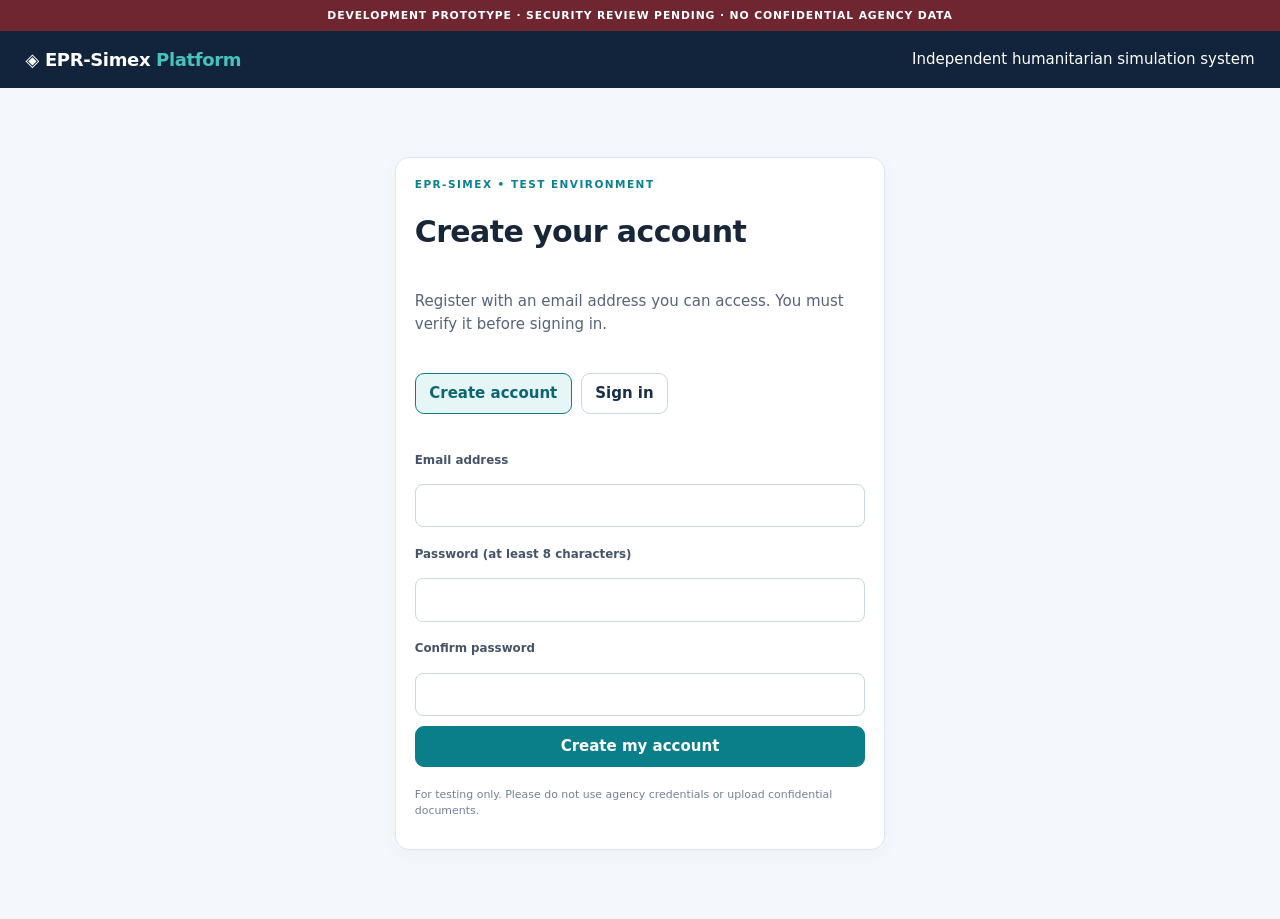
<file: platform/index.html>
<!doctype html>
<html lang="en"><head>
<meta charset="utf-8"><meta name="viewport" content="width=device-width,initial-scale=1">
<meta name="theme-color" content="#11243b"><meta name="robots" content="noindex,nofollow,noarchive">
<meta name="description" content="EPR-Simex multi-agency humanitarian simulation platform development preview">
<title>EPR-Simex Platform — Humanitarian Simulation</title>
<link rel="stylesheet" href="./styles.css?v=20261116-coursepack">
</head><body>
<noscript>JavaScript is required for EPR-Simex.</noscript>
<div id="app"><main class="wrap"><div class="card"><h1>EPR-Simex Platform</h1><p>Loading training workspace…</p></div></main></div>
<script src="./config.js"></script><script src="./training-pack.js?v=20261116-coursepack"></script><script type="module" src="./app.js?v=20261116-coursepack"></script>
</body></html>
</file>
<file: platform/styles.css>
:root{font-family:Inter,ui-sans-serif,system-ui,-apple-system,Segoe UI,sans-serif;color:#172638;background:#f4f7fb;font-size:15px;line-height:1.5}*{box-sizing:border-box}body{margin:0}button,input,textarea,select{font:inherit}button{cursor:pointer}button:disabled{opacity:.4;cursor:not-allowed}a{color:#096b7c}h1,h2,h3{line-height:1.2;letter-spacing:-.02em;margin:.2em 0 .65em}h1{font-size:2rem}h2{font-size:1.35rem}h3{font-size:1.05rem}p{margin:.4em 0 1em;color:#54647a}small,.muted{color:#738198}.banner{background:#6f2630;color:#fff;text-align:center;font-size:.72rem;font-weight:700;letter-spacing:.08em;padding:.5rem}.top{background:#11243b;color:#fff;padding:1rem 1.7rem;display:flex;align-items:center;gap:1rem;justify-content:space-between}.logo{font-size:1.2rem;font-weight:800;letter-spacing:-.02em}.logo b{color:#46c3bc}.top-actions{display:flex;align-items:center;gap:.65rem;flex-wrap:wrap}.wrap{max-width:1240px;margin:0 auto;padding:1.6rem}.grid{display:grid;grid-template-columns:repeat(3,1fr);gap:1rem}.cols{display:grid;grid-template-columns:minmax(0,1.8fr) minmax(260px,.85fr);gap:1rem}.stack{display:grid;gap:1rem}.card{background:#fff;border:1px solid #dfe5ef;border-radius:14px;padding:1.25rem;box-shadow:0 5px 20px rgba(10,30,55,.03)}.card.soft{background:#f8fbfd}.auth{max-width:490px;margin:3rem auto}.hero{display:flex;justify-content:space-between;align-items:end;gap:1rem;margin-bottom:1.2rem}.row{display:flex;align-items:center;gap:.6rem;flex-wrap:wrap}.between{justify-content:space-between}.grow{flex:1}.stat{font-size:2rem;font-weight:800;color:#11243b}.kicker{font-size:.7rem;font-weight:800;letter-spacing:.14em;text-transform:uppercase;color:#0b8090}.btn{display:inline-flex;align-items:center;justify-content:center;background:#fff;border:1px solid #cbd6e2;border-radius:9px;padding:.55rem .9rem;font-weight:650;color:#173049;text-decoration:none}.btn:hover{border-color:#168d96;background:#f4fafb}.btn.primary{background:#0b7f89;border-color:#0b7f89;color:white}.btn.dark{background:#173049;color:#fff;border-color:#173049}.btn.danger{color:#ad3440}.btn.small{font-size:.78rem;padding:.4rem .65rem}.btn.selected{border-color:#0b7f89;background:#e6f5f6;color:#0b6672}input,textarea,select{display:block;width:100%;border:1px solid #cbd6e2;border-radius:8px;padding:.62rem .7rem;background:#fff;color:#182b40}textarea{min-height:100px;resize:vertical}label{display:block;font-size:.79rem;font-weight:700;color:#45546a;margin:.55rem 0 .27rem}.form{display:grid;gap:.7rem}.two-fields{display:grid;grid-template-columns:1fr 1fr;gap:.65rem}.notice{padding:.85rem 1rem;border:1px solid #a6d3dd;border-radius:9px;background:#eaf6fa;color:#1e6072;margin:.8rem 0}.notice.error{background:#fff0f0;border-color:#e4aeb5;color:#8e2434}.notice.warn{background:#fff7df;border-color:#f4d898;color:#72531d}.badge{display:inline-flex;font-size:.72rem;padding:.19rem .52rem;border-radius:50px;background:#eef1f5;color:#46576e;font-weight:750;text-transform:capitalize}.badge.live,.badge.accepted{background:#dcf6e9;color:#167b50}.badge.released{background:#d9f2f7;color:#12768a}.badge.draft{background:#fff4df;color:#996019}.tabs{display:flex;gap:.45rem;flex-wrap:wrap;margin-bottom:1rem}.list{display:grid;gap:.65rem}.item{border:1px solid #dce5ed;border-radius:10px;padding:.85rem;display:flex;gap:.65rem;justify-content:space-between;align-items:flex-start;background:#fff}.item>*:first-child{min-width:0;flex:1}.item h3{margin:0}.item p{margin:.25rem 0;font-size:.87rem}.empty{text-align:center;color:#8795a6;padding:1.6rem 1rem;border:1px dashed #d2dce7;border-radius:8px}.divider{height:1px;background:#e1e7ee;margin:.8rem 0}.link{color:#0b7f89;text-decoration:underline;background:none;border:0;padding:0}.tiny{font-size:.73rem}.note{white-space:pre-line;overflow-wrap:anywhere}.presentation{min-height:100vh;background:#081d34;color:white;display:flex;flex-direction:column}.presentation h1{font-size:clamp(2rem,5vw,4.5rem);max-width:95%}.presentation article{flex:1;padding:clamp(2rem,8vw,7rem);display:flex;flex-direction:column;justify-content:center}.presentation article p{color:#e6eef6;font-size:clamp(1.2rem,2.4vw,2rem);white-space:pre-line}.presentation footer{display:flex;justify-content:space-between;align-items:center;gap:1rem;padding:1rem 2rem;background:#112b48}.presentation .btn{background:#224866;color:#fff;border-color:#345a79}.table-wrap{overflow:auto}table{width:100%;border-collapse:collapse;font-size:.85rem}th,td{text-align:left;padding:.6rem;border-bottom:1px solid #e1e7ee}th{color:#64768a}.section-head{display:flex;justify-content:space-between;align-items:center;gap:.7rem;flex-wrap:wrap;margin-bottom:1rem}.nowrap{white-space:nowrap}@media(max-width:850px){.cols,.grid{grid-template-columns:1fr}.wrap{padding:1rem}.hero{display:block}.top{padding:1rem;align-items:flex-start}.two-fields{grid-template-columns:1fr}.item{flex-wrap:wrap}}

/* In-app role-aware onboarding and contextual guidance */
.guide-panel{background:linear-gradient(120deg,#edf7fa,#f8fcfd);border:1px solid #a9d5df;border-radius:14px;padding:1.25rem;margin:0 0 1.2rem;box-shadow:0 4px 12px rgba(15,78,100,.05)}
.guide-panel h2{margin:.7rem 0 .5rem;font-size:1.4rem}
.guide-panel p{color:#304a5e;max-width:78ch}
.guide-panel .kicker{color:#127786}
.guide-reopen{display:flex;align-items:center;justify-content:space-between;gap:.8rem;flex-wrap:wrap;margin:.3rem 0 1.1rem;border-bottom:1px solid #dce5ec;padding:.45rem 0 .85rem;color:#64768a;font-size:.87rem}
.guide-dots{display:flex;align-items:center;gap:.35rem}
.guide-dots span{display:inline-block;width:7px;height:7px;border-radius:100%;background:#bfccd4}
.guide-dots span.current{width:20px;border-radius:12px;background:#0b7f89}
.feature-hint{padding:1.1rem 1.25rem;background:#f0f7fa;border:1px solid #cfdee9;border-radius:13px;margin-bottom:1rem}
.feature-hint h2{margin:.25rem 0 .2rem}
.feature-hint p{color:#3d5367;margin:.4rem 0 .2rem}
.guide-steps{padding-left:1.35rem;color:#395064;margin:1rem 0 .2rem}
.guide-steps li{margin:.45rem 0;padding-left:.1rem}
.help-overlay{position:fixed;inset:0;background:rgba(8,25,44,.67);z-index:1000;display:flex;align-items:center;justify-content:center;padding:1.3rem}
.help-dialog{background:#fff;width:min(100%,900px);max-height:90vh;overflow:auto;border-radius:16px;padding:clamp(1rem,2.6vw,2rem);box-shadow:0 25px 80px rgba(0,0,0,.2);color:#172638}
.help-dialog .row.between{align-items:flex-start}
.help-list{display:grid;grid-template-columns:repeat(2,minmax(0,1fr));gap:.7rem;margin:1rem 0}
.help-entry{border:1px solid #d8e3ed;border-radius:12px;padding:1rem;background:#fbfdff}
.help-entry h3{font-size:1rem;margin:0 0 .4rem}
.help-entry p{font-size:.85rem;margin:.2rem 0 .5rem}
.help-entry details{border-top:1px solid #e6edf3;margin:.6rem 0;padding-top:.55rem}
.help-entry summary{cursor:pointer;color:#096b7c;font-weight:650;font-size:.82rem}
.help-entry .guide-steps{font-size:.82rem;margin:.6rem 0}
.help-entry .btn{margin-top:.4rem}
@media(max-width:700px){.help-list{grid-template-columns:1fr}.help-overlay{padding:.3rem}.help-dialog{max-height:95vh}.guide-panel{padding:1rem}.feature-hint{padding:1rem}.guide-reopen{align-items:flex-start}}


/* Manage existing exercises and training records */
.danger-outline{color:#a33434;border-color:#dca4a4;background:#fff8f8}
.danger-outline:hover{background:#ffebeb}
.btn.danger{background:#ab3232;color:#fff;border:1px solid #ab3232}
.btn.danger:hover{background:#8e2121}
.edit-dialog{max-width:650px}
.edit-fields{display:flex;flex-direction:column;gap:.45rem;margin-top:1rem}
.edit-fields label{font-weight:600;margin-top:.35rem}
.edit-fields textarea{min-height:5rem;resize:vertical}
.edit-fields input,.edit-fields select,.edit-fields textarea{width:100%}
.edit-dialog h2{margin:.25rem 0 .55rem}
.edit-dialog .row{flex-wrap:wrap}
.slide-rows{margin:.5rem 0;padding:.3rem .6rem;border-left:3px solid #a9c2d0}
.slide-rows .item{padding:.45rem 0;margin:.1rem 0}
.slide-rows .item h3{font-size:.94rem}
.item .row{gap:.3rem;align-items:center;flex-wrap:wrap}
.item .btn{white-space:nowrap}
@media(max-width:670px){.edit-dialog{max-height:95vh}.edit-fields{gap:.5rem}.slide-rows{padding-left:.4rem}.item .row{gap:.4rem}}


/* Role-centered EPR-Simex foundation experience: one learning plan, realistic practice. */
.workspace-nav{margin-bottom:1rem;padding:.5rem;background:#fff;border:1px solid #dce7ec;border-radius:14px;display:grid;gap:.4rem}
.nav-main,.nav-secondary{display:flex;flex-wrap:wrap;align-items:center;gap:.45rem}
.nav-main .btn{font-size:.85rem;padding:.6rem .78rem}
.nav-secondary{padding-top:.45rem;border-top:1px solid #e8eef3}
.nav-secondary>span{font-weight:750;color:#657589;font-size:.72rem;margin:0 .3rem}
.nav-secondary .btn{border-color:transparent;background:transparent;color:#516376}
.nav-secondary .btn.selected{background:#e6f5f6;color:#0b6672;border-color:#b3d7d9}
.intro-strip{display:flex;justify-content:space-between;align-items:center;flex-wrap:wrap;gap:1.2rem;background:linear-gradient(125deg,#edf9fa 0%,#f9fcfe 100%);border:1px solid #c5e1e3;border-radius:14px;padding:1.3rem 1.45rem;margin-bottom:1rem}
.intro-strip>div:first-child{max-width:68ch;flex:1}
.intro-strip h2{margin:.4rem 0;font-size:1.35rem}
.intro-strip p{margin:0;color:#40586a}
.metrics{display:grid;grid-template-columns:repeat(auto-fit,minmax(145px,1fr));gap:.7rem;margin:1rem 0}
.metrics>div{background:#fff;border:1px solid #e1e9f0;border-radius:12px;padding:.9rem 1rem;display:flex;flex-direction:column;gap:.1rem}
.metrics b{font-size:1.7rem;color:#123349;letter-spacing:-.03em}
.metrics span{font-size:.76rem;color:#6e7c8e}
.readiness{display:grid;gap:.6rem}
.ready-item{display:flex;align-items:center;gap:.8rem;padding:.75rem .1rem;border-bottom:1px solid #edf1f5}
.ready-item:last-child{border:0}
.ready-item p{font-size:.8rem;margin:.2rem 0}
.ready-icon{width:29px;height:29px;flex:none;display:grid;place-items:center;border-radius:50%;border:1px solid #adbdc9;color:#365a6d;font-weight:800}
.ready-icon.complete{background:#def5e7;border-color:#8acaa4;color:#176b43}
.task-card,.event-card{border:1px solid #d7e6eb;background:#fbfefe;border-radius:12px;padding:1.05rem;display:grid;gap:.65rem;margin:.3rem 0}
.task-card h3,.event-card h3{margin:.35rem 0}
.task-card p,.event-card p{color:#3e5265;margin:.3rem 0}
.task-card>.btn{justify-self:start}
.learning-list{display:flex;flex-direction:column;gap:.2rem;border-bottom:1px solid #e6ebef;padding:.6rem 0}
.learning-list span{font-size:.78rem;color:#6a7c89}
.learning-list:last-of-type{border-bottom:0}
.programme-day{border-left:3px solid #8dbdc2;margin:1rem 0;padding:.1rem 0 .1rem 1rem}
.programme-day>div:first-child h3{font-size:1.24rem}
.eyebrow{font-size:.72rem;font-weight:750;color:#476e7f;text-transform:uppercase;letter-spacing:.07em}
.session-list{display:grid;gap:.75rem;margin:.75rem 0}
.teaching-card{padding:1rem;border:1px solid #dce7ee;border-radius:12px;background:#fff}
.teaching-card h3{margin:.3rem 0 .5rem}
.teaching-card p{margin:.35rem 0 .65rem}
.linked-stage{display:flex;gap:.55rem;flex-wrap:wrap;justify-content:space-between;align-items:center;padding:.6rem .7rem;background:#eaf5f8;border-radius:8px;font-size:.79rem;color:#24586a}
.facilitator-cues,.slides-details{margin:.65rem 0;padding:.55rem;background:#f6f9fc;border:1px solid #dfe9ef;border-radius:8px}
.facilitator-cues summary,.slides-details summary{cursor:pointer;color:#165d70;font-weight:750;font-size:.82rem}
.facilitator-cues p{white-space:pre-wrap}
.teaching-actions{margin-top:.8rem}
.stage-row{display:flex;align-items:start;flex-wrap:wrap;gap:.6rem;border-bottom:1px solid #e5ebf0;padding:.7rem 0}
.stage-row>div:first-child{flex:1;min-width:170px}
.stage-row p{font-size:.81rem;margin:.25rem 0}
.stage-row.highlighted{background:#edf9f9;border-radius:8px;padding:.7rem}
.active-filter{display:flex;justify-content:space-between;align-items:center;gap:.7rem;flex-wrap:wrap;padding:.7rem 1rem;border:1px solid #abd6de;border-radius:10px;margin:.8rem 0;background:#e6f5f9;color:#205a6c}
.event-question{padding:.7rem;border-left:3px solid #217b88;background:#edf6f8;border-radius:6px}
.reflect-grid{display:grid;grid-template-columns:repeat(3,minmax(0,1fr));gap:.7rem}
.reflect-grid>div{background:#f5f9fc;border:1px solid #e3ecf2;border-radius:10px;padding:.85rem}
.reflect-grid p{font-size:.83rem;margin:.4rem 0}
.observation-entry{padding:.85rem;border:1px solid #e2e8ef;border-radius:10px}
.observation-entry p{margin:.35rem 0}
.term-guide{border:1px solid #dae5ec;border-radius:10px;background:#fff;padding:.8rem 1rem;font-size:.82rem}
.term-guide summary{cursor:pointer;font-weight:750;color:#175e6a}
.term-guide dl{margin:.8rem 0 0}
.term-guide dt{font-weight:750;margin-top:.4rem}
.term-guide dd{margin:.12rem 0 .3rem;color:#5c6f7f}
@media (max-width:720px){
 .intro-strip{align-items:start;padding:1rem}.nav-main .btn{flex:0 1 auto}
 .metrics{grid-template-columns:repeat(2,minmax(0,1fr))}
 .reflect-grid{grid-template-columns:1fr}
 .programme-day{padding-left:.6rem}
 .teaching-card{padding:.8rem}
 .workspace-nav{margin-left:-.2rem;margin-right:-.2rem}
}

/* Simplified training dashboard */
.exercise-list-item{display:flex;gap:1rem;align-items:center;justify-content:space-between;flex-wrap:wrap;padding:.85rem .15rem;border-bottom:1px solid #e9eff3}
.exercise-list-item:last-child{border-bottom:0}
.exercise-list-item>div:first-child{flex:1;min-width:160px}
.exercise-list-item p{font-size:.83rem;margin:.3rem 0;color:#677a89}
.exercise-list-item .row{gap:.45rem}
@media(max-width:700px){.exercise-list-item{align-items:start}}

/* Locally reviewed course pack import, isolated from ordinary editing. */
.pack-card{border-color:#bfdde1;background:#f7fcfd}
.pack-card summary{cursor:pointer;display:flex;justify-content:space-between;align-items:center;gap:.5rem;flex-wrap:wrap;color:#114961}
.pack-card summary b{font-size:.96rem}
.pack-card details[open] summary{padding-bottom:.7rem;border-bottom:1px solid #dcebf0;margin-bottom:.8rem}
.pack-card input[type=file]{padding:.75rem;background:#fff}
.pack-preview{background:#fff;border:1px solid #cce3e7;border-radius:10px;padding:.85rem;margin-top:.8rem}
.pack-preview h3{margin:.2rem 0 .5rem}
.pack-preview p{font-size:.82rem;margin:.5rem 0}
.pack-card .notice.warn{margin:.6rem 0}
</file>
